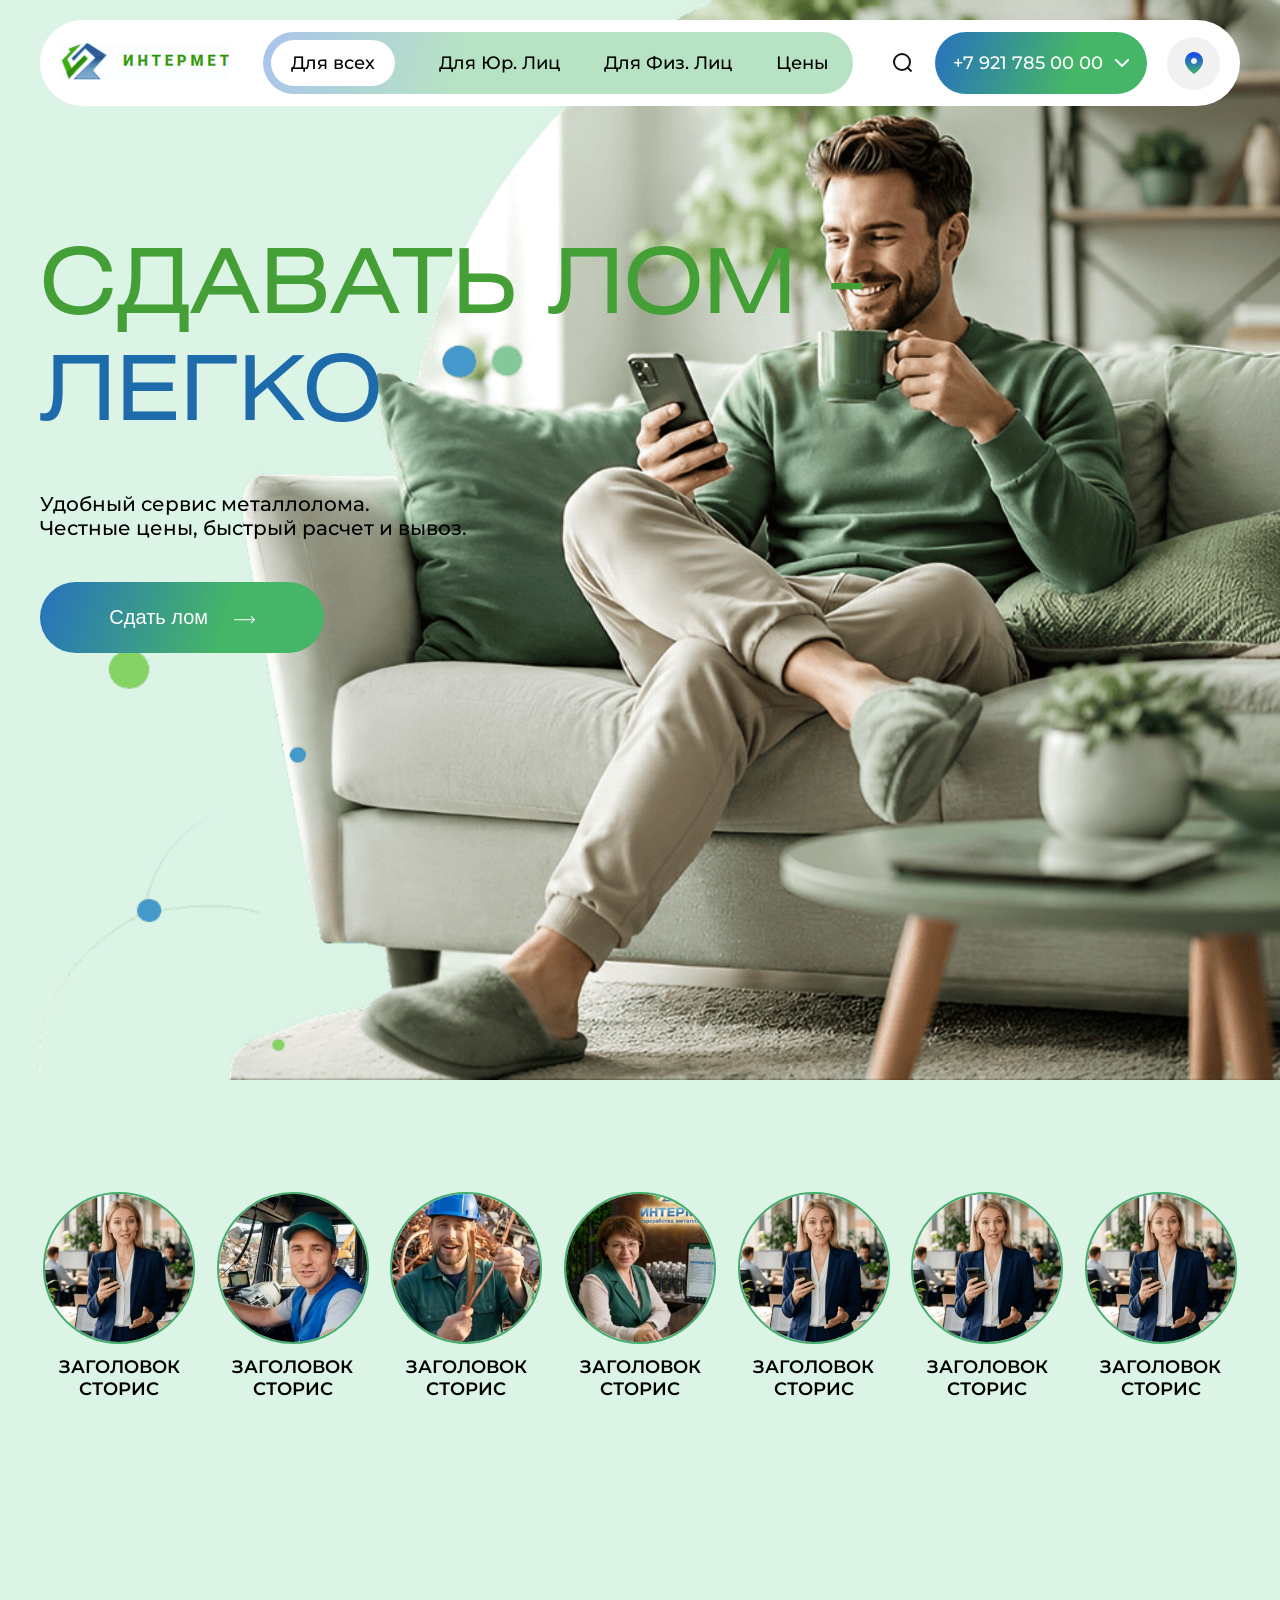
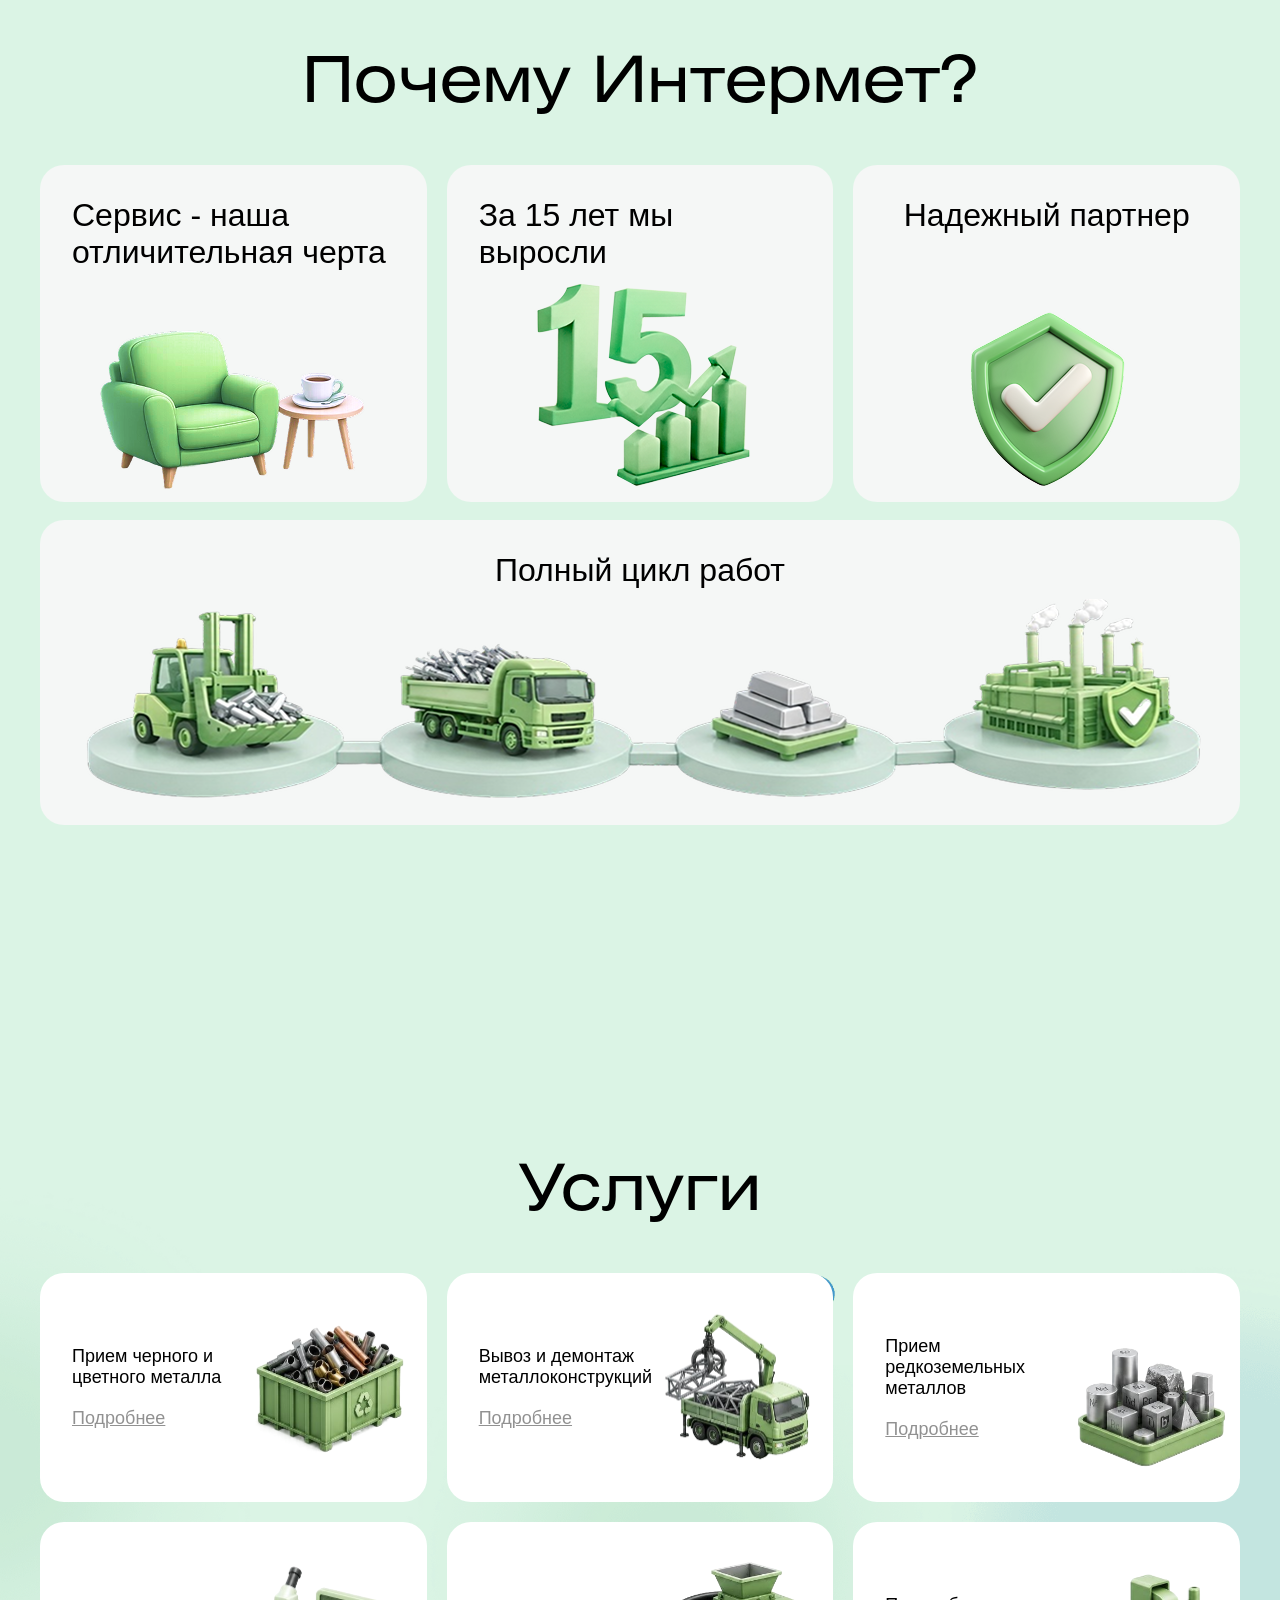
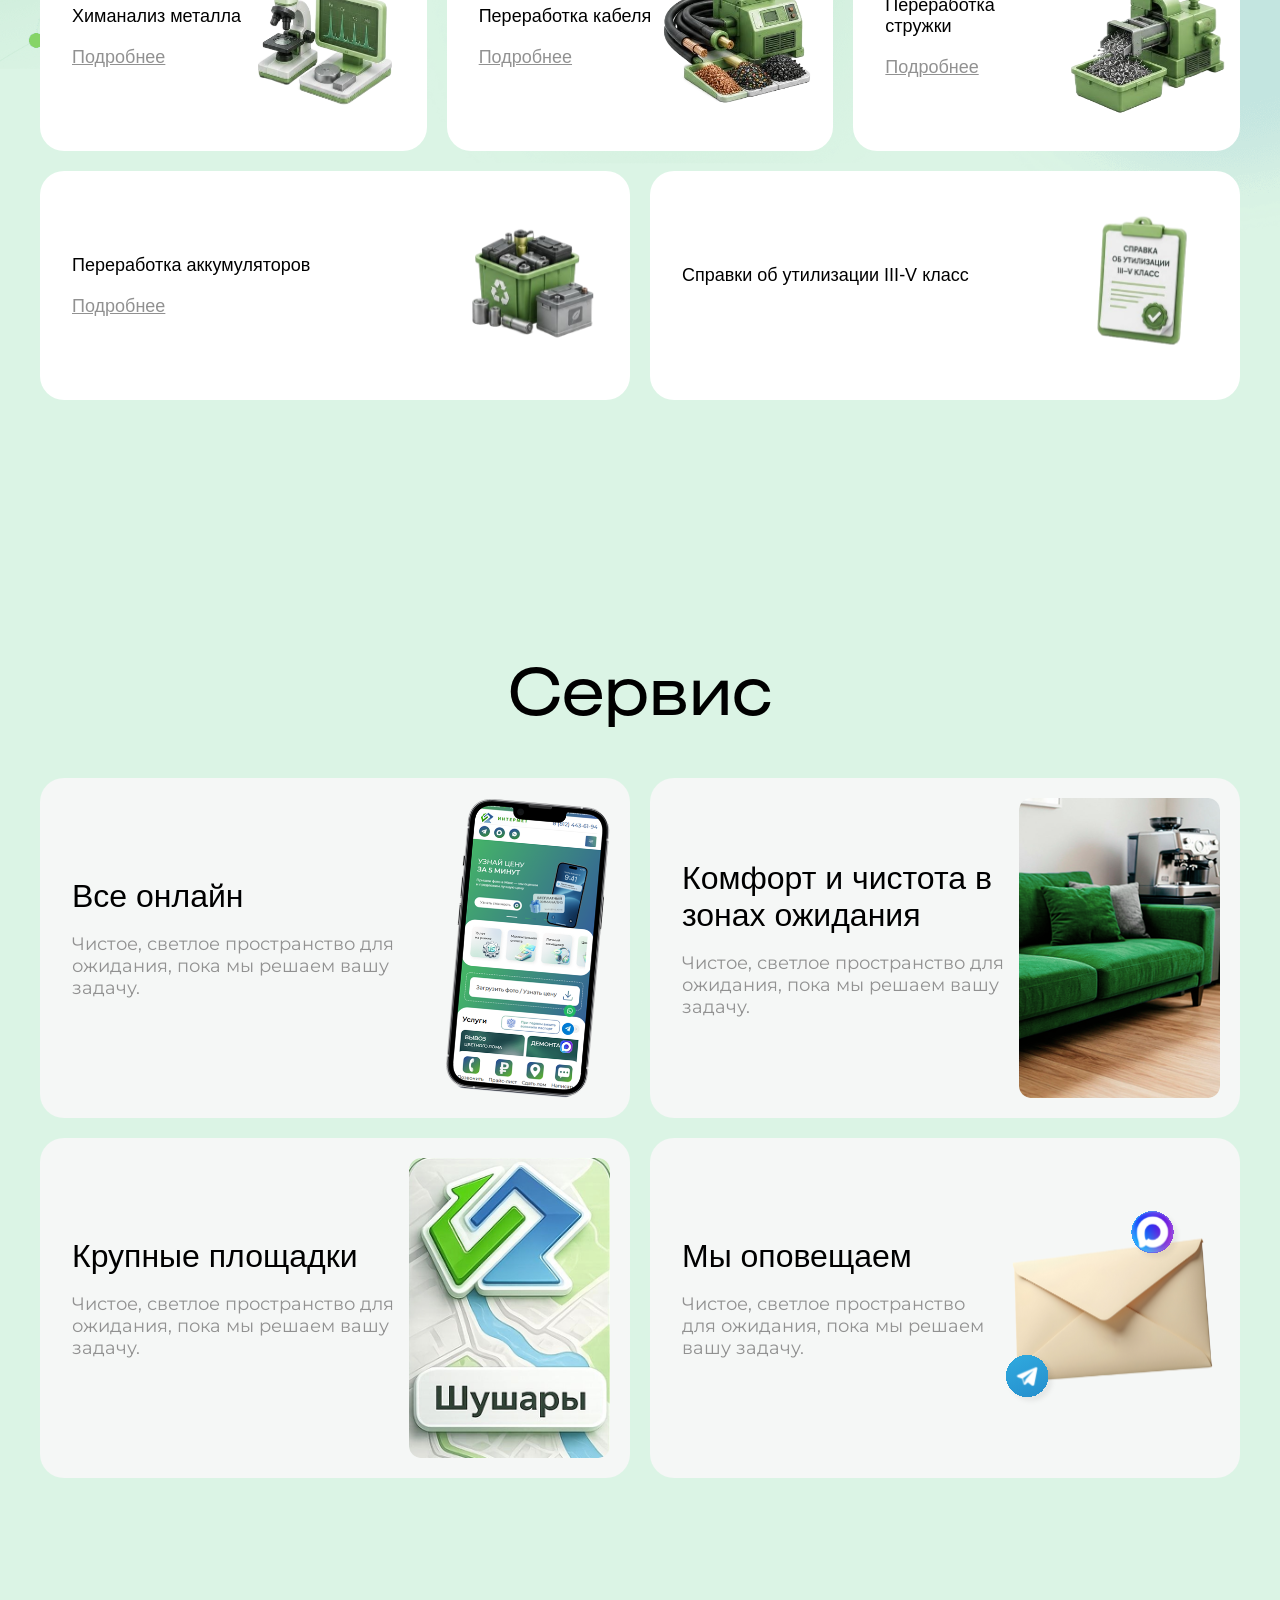
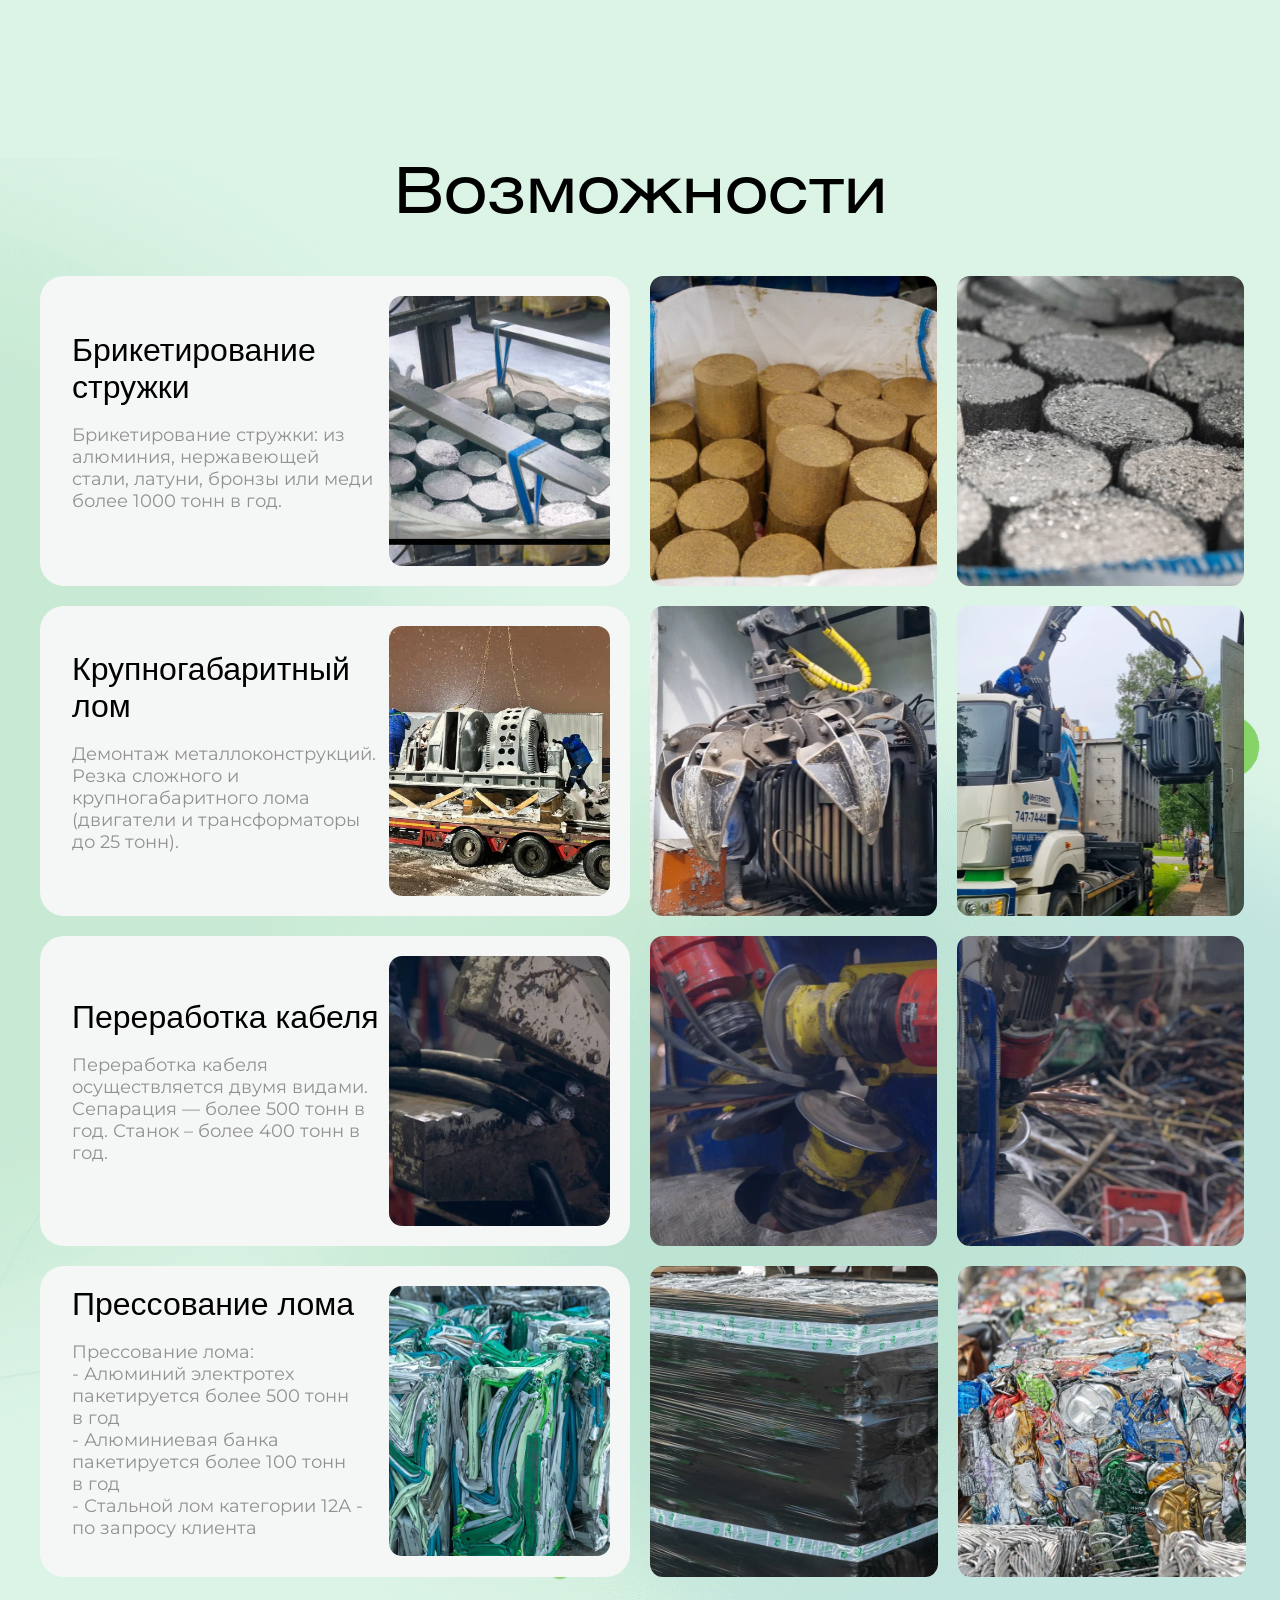
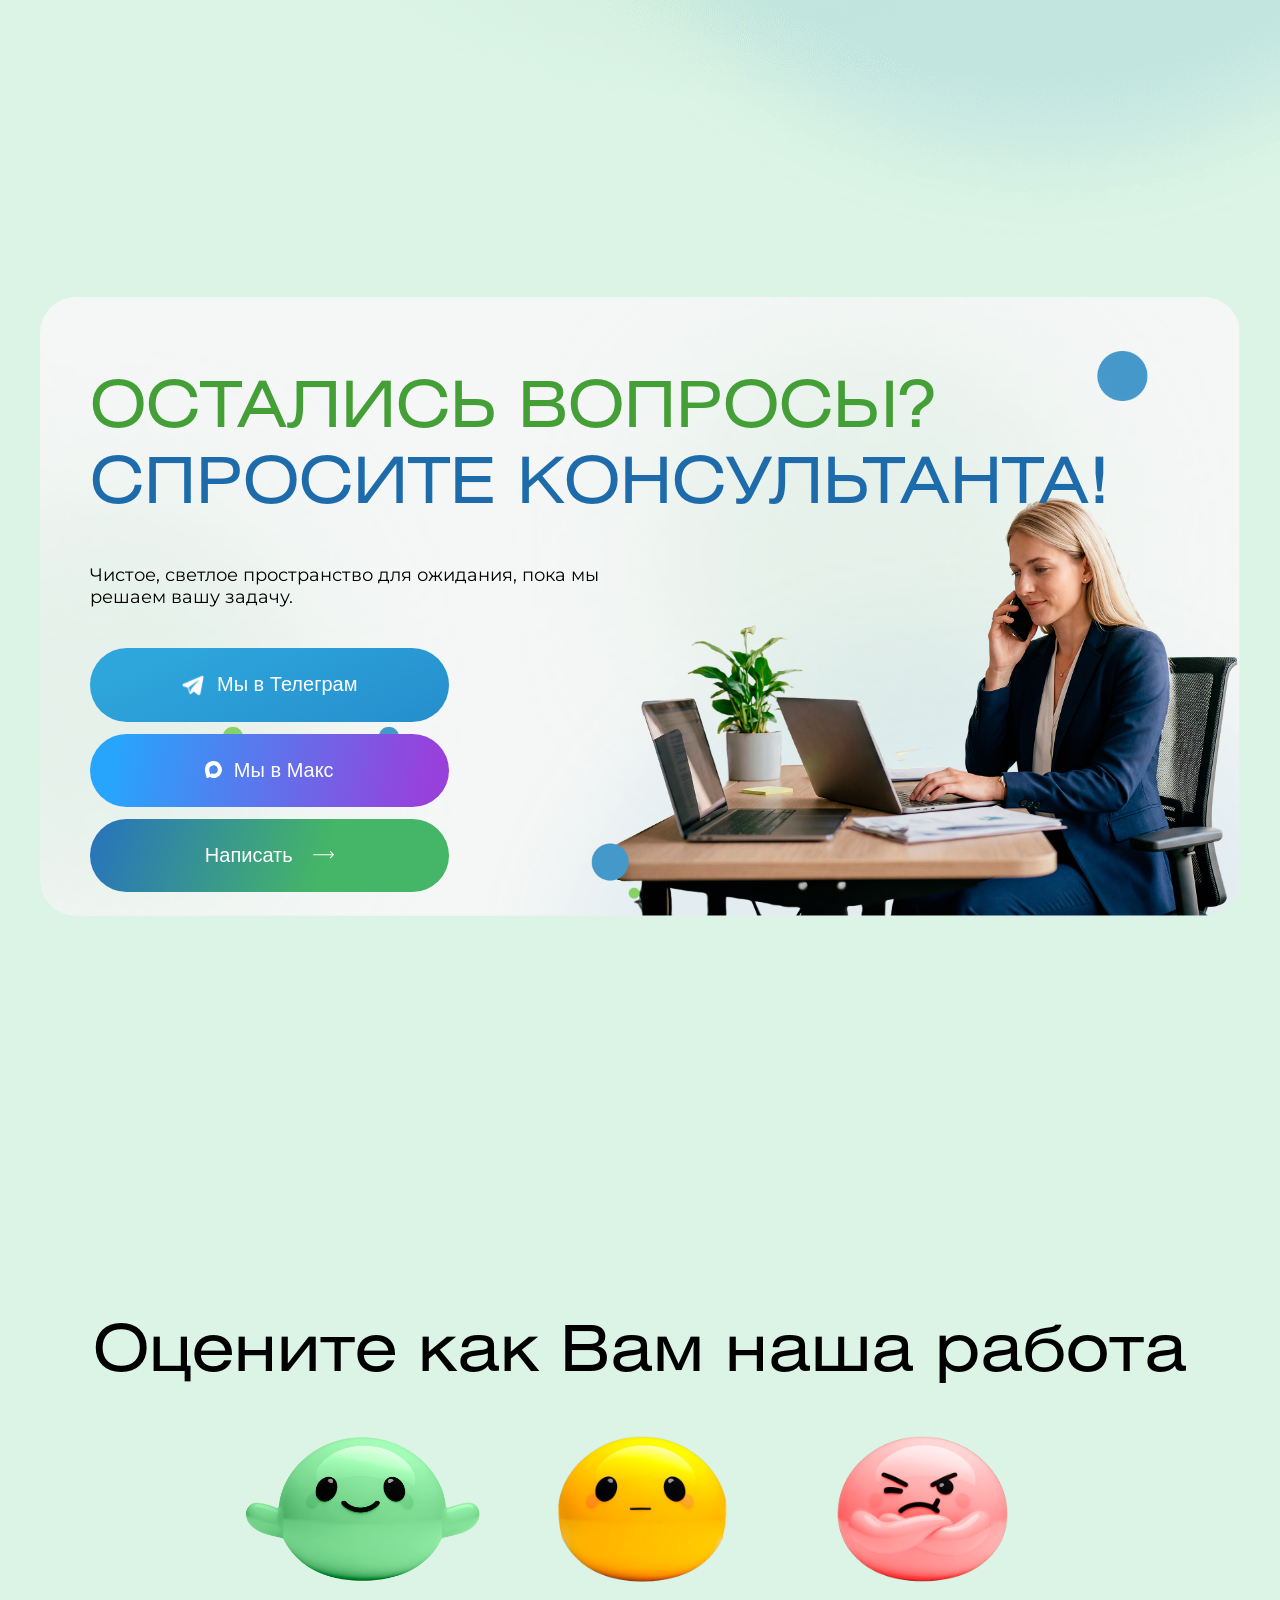
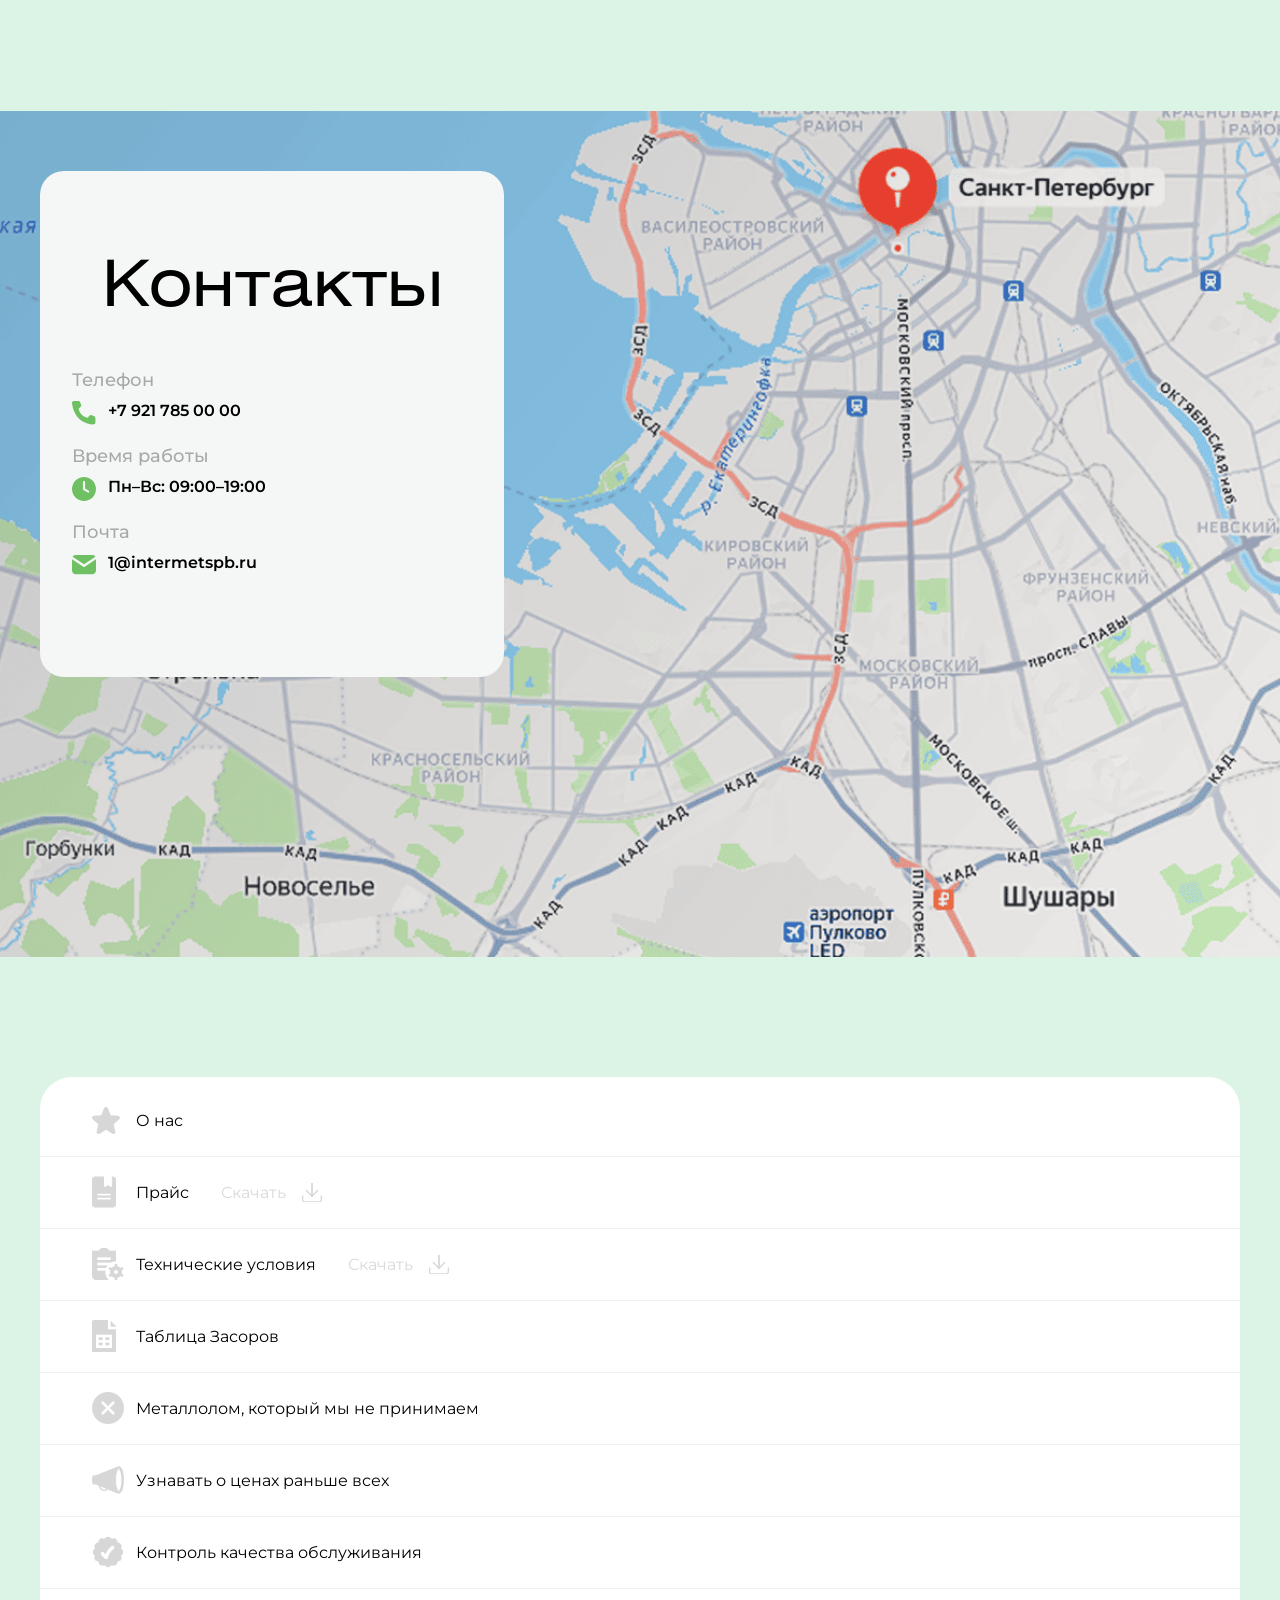
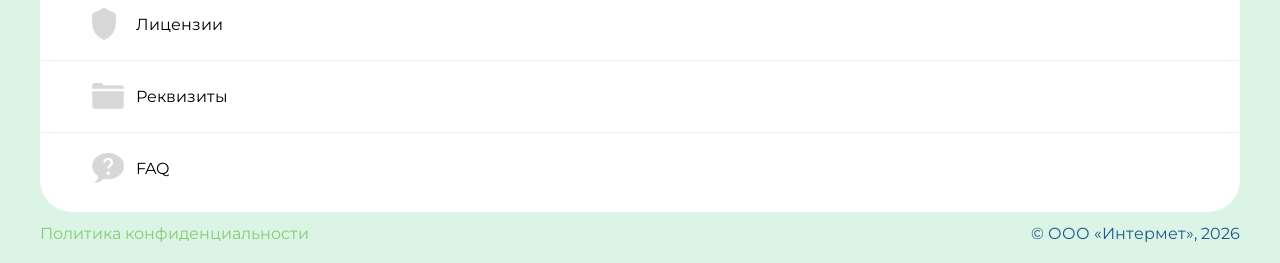
<file: index.html>
<!DOCTYPE html>
<html lang="ru">
<head>
    <meta charset="UTF-8">
    <meta name="viewport" content="width=device-width, initial-scale=1.0">
    <link rel="stylesheet" href="styles/style.css">
    <script defer src="js/main.js"></script>
    <script defer src="js/stories.js"></script>
    <title>Интермет</title>
</head>
<body>
    <div class="body-wrapper">
        <header class="header">
            <div class="img_block"></div>
            <div class="container top_container">
                <div class="navigation_block">
                    <a href="index.html" class="logo_link">
                        <img src="imgs/logo.png" alt="ИНТЕРМЕТ" class="logo">
                    </a>
                    <nav class="nav_menu">
                        <div class="bm_top-block">
                            <img src="imgs/logo.png" alt="ИНТЕРМЕТ" class="logo">
                            <button type="button" class="btn burger_close_btn"></button>
                        </div>
                        <ul class="menu">
                            <a href="index.html" class="menu_link">
                                <li class="menu_item menu_item_active">Для всех</li>
                            </a>
                            <a href="legal.html" class="menu_link">
                                <li class="menu_item">Для Юр. Лиц</li>
                            </a>
                            <a href="individual.html" class="menu_link">
                                <li class="menu_item">Для Физ. Лиц</li>
                            </a>
                            <a href="#" class="menu_link">
                                <li class="menu_item menu_item_last">Цены</li>
                            </a>
                            <a href="tel:+79217850000" class="phone_link bm_phone_link">+7 921 785 00 00</a>
                        </ul>
                    </nav>
                    <div class="nav_params">
                        <button class="btn search_btn" type="button"></button>
                        <div class="phone_block">
                            <a href="tel:+79217850000" class="phone_link">+7 921 785 00 00</a>
                            <img src="imgs/arrow_bottom.svg" alt="" class="phone_arrow_icon">
                        </div>
                        <button class="btn geo_btn" type="button"></button>
                        <button class="btn burger_btn" type="button"></button>
                    </div>
                </div>
                <div class="banner_block">
                    <div class="banner_text_block">
                        <h1 class="banner_title">сдавать лом&nbsp;- </br><span class="banner_title_word">легко</span></h1>
                        <span class="banner_text">Удобный сервис металлолома.</br>Честные цены, быстрый расчет и вывоз.</span>
                    </div>
                    <button class="btn banner_btn">Сдать лом
                        <img src="imgs/arrow_right.svg" alt="->" class="btn_arrow_icon">
                    </button>
                </div>
            </div>
        </header>
        <section class="stories_block">
            <div class="container">
                <div class="stories" id="storiesGrid">
                </div>
                <div class="popup-overlay" id="popupOverlay">
                    <div class="popup-content">
                        <button class="close-popup" id="closePopupBtn">✕</button>
                        <div class="story-counter" id="storyCounter">1 / 4</div>
                        <div class="video-wrapper" id="videoWrapper">
                            <div class="nav-arrows">
                                <button class="nav-arrow left" id="prevStory">‹</button>
                                <button class="nav-arrow right" id="nextStory">›</button>
                            </div>
                            <div class="center-play-btn" id="centerPlayBtn">▶</div>
                            <video id="storyVideo" playsinline preload="metadata"></video>
                            <div class="progress-container">
                                <div class="progress-bar" id="progressBar">
                                    <div class="progress-fill" id="progressFill"></div>
                                </div>
                            </div>
                        </div>
                    </div>
                </div>
            </div>
        </section>
        <main class="main">
            <section class="advantages main_advantages">
                <div class="container">
                    <h2 class="section_title">Почему Интермет?</h2>
                    <div class="advantages_list">
                        <div class="advantage">
                            <span class="advantage_text">Сервис - наша отличительная черта</span>
                            <img src="imgs/adv_1.png" alt="Сервис" class="advantage_img">
                        </div>
                        <div class="advantage advantage_2">
                            <span class="advantage_text">За 15 лет мы выросли</span>
                            <img src="imgs/adv_2.png" alt="Развитие" class="advantage_img">
                        </div>
                        <div class="advantage">
                            <span class="advantage_text">Надежный партнер</span>
                            <img src="imgs/adv_3.png" alt="Надежность" class="advantage_img advantage_img_shield">
                        </div>
                    </div>
                    <div class="advantage advantage_long">
                        <span class="advantage_text">Полный цикл работ</span>
                        <img src="imgs/adv_4.png" alt="Надежность" class="advantage_img advantage_img_long">
                    </div>
                </div>
            </section>
            <section class="services">
                <div class="container">
                    <h2 class="section_title">Услуги</h2>
                    <div class="services_list">
                        <div class="service">
                            <div class="service_text_block">
                                <span class="service_text">Прием черного и цветного металла</span>
                                <span class="service_more">Подробнее</span>
                                <p class="more_text">Быстро и качественно принимаем на площадках почти все виды металлов. В&nbsp;списке более 200 наименований.</p>
                            </div>
                            <img src="imgs/serv_1.svg" alt="Прием металла" class="service_img">
                        </div>
                        <div class="service service_2">
                            <div class="service_text_block">
                                <span class="service_text">Вывоз и демонтаж металлоконструкций</span>
                                <span class="service_more">Подробнее</span>
                                <p class="more_text">Крупный парк техники. У нас есть всё необходимое оборудование для демонтажа, вывоза и переработки металлолома.</p>
                            </div>
                            <img src="imgs/serv_2.svg" alt="Вывоз металла" class="service_img">
                        </div>
                        <div class="service">
                            <div class="service_text_block">
                                <span class="service_text">Прием редкоземельных металлов</span>
                                <span class="service_more">Подробнее</span>
                                <p class="more_text">Принимаем, в том числе, редкоземельные металлы (РЗМ), т.к. в наличии специальное оборудование для спектрального анализа.</p>
                            </div>
                            <img src="imgs/serv_3.svg" alt="Прием редкоземов" class="service_img">
                        </div>
                    </div>
                    <div class="services_list">
                        <div class="service">
                            <div class="service_text_block">
                                <span class="service_text">Химанализ металла</span>
                                <span class="service_more">Подробнее</span>
                                <p class="more_text">Бесплатно осуществляем спектральный анализ металлолома при сдаче металла на нашу площадку.</p>
                            </div>
                            <img src="imgs/serv_4.svg" alt="Химанализ металла" class="service_img">
                        </div>
                        <div class="service service_5">
                            <div class="service_text_block">
                                <span class="service_text">Переработка кабеля</span>
                                <span class="service_more">Подробнее</span>
                                <p class="more_text">Переработка кабеля осуществляется двумя видами: методом сепарации или разделывается на станках.</p>
                            </div>
                            <img src="imgs/serv_5.svg" alt="Переработка кабеля" class="service_img">
                        </div>
                        <div class="service">
                            <div class="service_text_block">
                                <span class="service_text">Переработка стружки</span>
                                <span class="service_more">Подробнее</span>
                                <p class="more_text">Качественные брикеты из стружки: алюминия, нержавеющей стали, латуни, бронзы или меди. Большие объёмы, индивидуальные условия.</p>
                            </div>
                            <img src="imgs/serv_6.svg" alt="Переработка стружки" class="service_img">
                        </div>
                    </div>
                    <div class="services_list services_bottom_list">
                        <div class="service bottom_service">
                            <div class="service_text_block">
                                <span class="service_text">Переработка аккумуляторов</span>
                                <span class="service_more">Подробнее</span>
                                <p class="more_text">Быстро разгружаем, оперативно производим взвешивание, разгрузку аккумуляторов: автомобильных, гелевых, щелочных, от погрузчиков, от ИБП, а также в стекле.</p>
                            </div>
                            <img src="imgs/serv_7.svg" alt="Переработка аккумуляторов" class="service_img">
                        </div>
                        <div class="service bottom_service service_8">
                            <div class="service_text_block">
                                <span class="service_text">Справки об утилизации III-V класс</span>
                                <!-- <span class="service_more">Подробнее</span> -->
                                <p class="more_text"></p>
                            </div>
                            <img src="imgs/serv_8.svg" alt="Справки об утилизации" class="service_img">
                        </div>
                    </div>
                </div>
            </section>
            <section class="supports">
                <div class="container">
                    <h2 class="section_title">Сервис</h2>
                    <div class="support_block">
                        <div class="support">
                            <div class="support_text_block">
                                <span class="support_title">Все онлайн</span>
                                <p class="support_text">Чистое, светлое пространство для ожидания, пока мы решаем вашу задачу.</p>
                            </div>
                            <img src="imgs/sup_1.png" alt="Телефон" class="support_img">
                        </div>
                        <div class="support">
                            <div class="support_text_block">
                                <span class="support_title">Комфорт и чистота в зонах ожидания</span>
                                <p class="support_text">Чистое, светлое пространство для ожидания, пока мы решаем вашу задачу.</p>
                            </div>
                            <img src="imgs/sup_2.svg" alt="Зона ожидания" class="support_img">
                        </div>
                    </div>
                    <div class="support_block">
                        <div class="support">
                            <div class="support_text_block">
                                <span class="support_title">Крупные площадки</span>
                                <p class="support_text">Чистое, светлое пространство для ожидания, пока мы решаем вашу задачу.</p>
                            </div>
                            <img src="imgs/sup_3.svg" alt="Площадки" class="support_img">
                        </div>
                        <div class="support">
                            <div class="support_text_block">
                                <span class="support_title">Мы оповещаем</span>
                                <p class="support_text">Чистое, светлое пространство для ожидания, пока мы решаем вашу задачу.</p>
                            </div>
                            <img src="imgs/sup_4.svg" alt="Оповещения" class="support_img">
                        </div>
                    </div>
                </div>
            </section>
            <div class="poss_cons_block">
                <section class="possibilities">
                    <div class="container">
                        <h2 class="section_title">Возможности</h2>
                        <div class="possibility_block">
                            <div class="possibility">
                                <div class="possibility_text_block">
                                    <span class="possibility_title">Брикетирование стружки</span>
                                    <p class="possibility_text">Брикетирование стружки: из алюминия, нержавеющей стали, латуни, бронзы или меди более 1000 тонн в год.</p>
                                </div>
                                <img src="imgs/pos_1.svg" alt="Брикетирование стружки" class="possibility_img">
                            </div>
                            <div class="possibility_imgs_block">
                                <img src="imgs/pos_1_2.svg" alt="Брикетирование стружки" class="possibility_next_img">
                                <img src="imgs/pos_1_3.svg" alt="Брикетирование стружки" class="possibility_next_img">
                            </div>
                        </div>
                        <div class="possibility_block">
                            <div class="possibility">
                                <div class="possibility_text_block">
                                    <span class="possibility_title">Крупногабаритный лом</span>
                                    <p class="possibility_text">Демонтаж металлоконструкций. Резка сложного и крупногабаритного лома (двигатели и трансформаторы до 25 тонн).</p>
                                </div>
                                <img src="imgs/pos_2.svg" alt="Крупногабаритный лом" class="possibility_img">
                            </div>
                            <div class="possibility_imgs_block">
                                <img src="imgs/pos_2_2.svg" alt="Крупногабаритный лом" class="possibility_next_img">
                                <img src="imgs/pos_2_3.svg" alt="Крупногабаритный лом" class="possibility_next_img">
                            </div>
                        </div>
                        <div class="possibility_block">
                            <div class="possibility">
                                <div class="possibility_text_block">
                                    <span class="possibility_title">Переработка кабеля</span>
                                    <p class="possibility_text">Переработка кабеля осуществляется двумя видами. Сепарация — более 500 тонн в год. Станок – более 400 тонн в год.</p>
                                </div>
                                <img src="imgs/pos_3.svg" alt="Переработка кабеля" class="possibility_img">
                            </div>
                            <div class="possibility_imgs_block">
                                <img src="imgs/pos_3_2.svg" alt="Переработка кабеля" class="possibility_next_img">
                                <img src="imgs/pos_3_3.svg" alt="Переработка кабеля" class="possibility_next_img">
                            </div>
                        </div>
                        <div class="possibility_block">
                            <div class="possibility">
                                <div class="possibility_text_block">
                                    <span class="possibility_title">Прессование лома</span>
                                    <p class="possibility_text">Прессование лома:</br>
                                        - Алюминий электротех пакетируется более 500 тонн в&nbsp;год</br>
                                        - Алюминиевая банка пакетируется более 100 тонн в&nbsp;год</br>
                                        - Стальной лом категории 12А - по запросу клиента
                                    </p>
                                </div>
                                <img src="imgs/pos_4.svg" alt="Прессование лома" class="possibility_img">
                            </div>
                            <div class="possibility_imgs_block">
                                <img src="imgs/pos_4_2.svg" alt="Прессование лома" class="possibility_next_img">
                                <img src="imgs/pos_4_3.svg" alt="Прессование лома" class="possibility_next_img">
                            </div>
                        </div>
                    </div>
                </section>
                <section class="consulting">
                    <div class="container">
                        <div class="consulting_block">
                            <h3 class="consulting_title">
                                Остались вопросы?
                                <span class="consulting_title_text">Спросите консультанта!</span>
                            </h3>
                            <div class="consulting_description">
                                <div class="consulting_main_block">
                                    <p class="consulting_text">Чистое, светлое пространство для ожидания, пока мы решаем вашу задачу.</p>
                                    <div class="consulting_btns_block">
                                        <a href="https://t.me/#" class="social_link">
                                            <button class="btn consult_btn tg_btn">
                                                <img src="imgs/telegram_icon.svg" alt="Telegram" class="btn_social_icon">
                                                Мы в Телеграм
                                            </button>
                                        </a>
                                        <a href="https://max.ru/#" class="social_link">
                                            <button class="btn consult_btn max_btn">
                                                <img src="imgs/max_icon.svg" alt="MAX" class="btn_social_icon">
                                                Мы в Макс
                                            </button>
                                        </a>
                                        <a href="#" class="social_link"></a>
                                            <button class="btn consult_btn write_btn">Написать
                                                <img src="imgs/arrow_right.svg" alt="->" class="btn_arrow_icon">
                                            </button>
                                        </a>
                                    </div>
                                </div>
                            </div>
                        </div>
                    </div>
                </section>
            </div>
            <section class="feedback">
                <div class="container">
                    <h2 class="section_title">Оцените как Вам наша работа</h2>
                    <div class="assessments_block">
                        <img src="imgs/good_icon.svg" alt="Отлично" class="assessment_img">
                        <img src="imgs/neutral_icon.svg" alt="Обычно" class="assessment_img">
                        <img src="imgs/bad_icon.svg" alt="Плохо" class="assessment_img">
                    </div>
                    <form action="" class="feedback_form">
                        <textarea maxlength="300" name="suggestions" id="suggestions" class="suggestions" placeholder="Ваши предложения"></textarea>
                        <span class="char_counter">0/300</span>
                        <div class="feedback_form_bottom">
                            <button class="btn send_btn">Отправить
                                <img src="imgs/arrow_right.svg" alt="->" class="btn_arrow_icon">
                            </button>
                            <span class="feedback_form_text">Ваша обратная связь помогает нам улучшать сервис</span>
                        </div>
                    </form>
                </div>
            </section>
            <section class="contacts">
                <div class="container contacts_container">
                    <div class="contacts_block">
                        <h2 class="section_title">Контакты</h2>
                        <div class="contacts_part">
                            <span class="contact_title">Телефон</span>
                            <div class="contact contact_phone">
                                <a href="tel:+79217850000" class="phone_contact">+7 921 785 00 00</a>
                            </div>
                        </div>
                        <div class="contacts_part">
                            <span class="contact_title">Время работы</span>
                            <div class="contact contact_timetable">
                                Пн–Вс: 09:00–19:00
                            </div>
                        </div>
                        <div class="contacts_part">
                            <span class="contact_title">Почта</span>
                            <div class="contact contact_mail">
                                <a href="mailto:1@intermetspb.ru" class="mail_contact">1@intermetspb.ru</a>
                            </div>
                        </div>
                    </div>
                </div>
            </section>
            <section class="bottom_menu">
                <div class="container">
                    <div class="bottom_menu_block">
                        <ul class="menu_list">
                            <li class="menu_list_item about_item">
                                <a href="#" class="menu_item_link">О нас</a>
                            </li>
                            <li class="menu_list_item price_item">
                                <a href="#" class="menu_item_link">Прайс</a>
                                <a href="#" class="menu_item_download">Скачать</a>
                            </li>
                            <li class="menu_list_item tech_item">
                                <a href="#" class="menu_item_link">Технические условия</a>
                                <a href="#" class="menu_item_download">Скачать</a>
                            </li>
                            <li class="menu_list_item table_item">
                                <a href="#" class="menu_item_link">Таблица Засоров</a>
                            </li>
                            <li class="menu_list_item no-metall_item">
                                <a href="#" class="menu_item_link">Металлолом, который мы&nbsp;не&nbsp;принимаем</a>
                            </li>
                            <li class="menu_list_item subscribe_item">
                                <a href="#" class="menu_item_link">Узнавать о ценах раньше всех</a>
                            </li>
                            <li class="menu_list_item control_item">
                                <a href="#" class="menu_item_link">Контроль качества обслуживания</a>
                            </li>
                            <li class="menu_list_item license_item">
                                <a href="#" class="menu_item_link">Лицензии</a>
                            </li>
                            <li class="menu_list_item details_item">
                                <a href="#" class="menu_item_link">Реквизиты</a>
                            </li>
                            <li class="menu_list_item faq_item">
                                <a href="#" class="menu_item_link">FAQ</a>
                            </li>
                        </ul>
                    </div>
                </div>
            </section>
        </main>
        <footer class="footer">
            <div class="container">
                    <div class="footer_data">
                    <a href="#" class="conf_policy_link">Политика конфиденциальности</a>
                <span class="copyright_text">© ООО «Интермет», <script>document.write(new Date().getFullYear());</script></span>
                </div>
            </div>
        </footer>
    </div>
</body>
</html>
</file>
<file: styles/style.css>
@import url('https://fonts.googleapis.com/css2?family=Montserrat:ital,wght@0,100..900;1,100..900&display=swap');

@font-face {
    font-family: 'HeliosExtC';
    src: url('../fonts/heliosextc.otf');
}

body {
    margin: 0;
    padding: 0;
    background-color: #DBF4E5;
    font-family: "Montserrat", sans-serif;
}

a {
    text-decoration: none;
    color: #000;
}

.header {
    margin-bottom: 32px;
    height: 100vh;
    padding-bottom: 180px;
}

.img_block {
    position: absolute;
    height: 100vh;
    width: 100%;
    background-position: right center;
    background-image: url('../imgs/banner_img.png');
    background-repeat: no-repeat;
    background-size: cover;
    z-index: -1;
    padding-bottom: 180px;
}

.container {
    max-width: 1200px;
    margin: 0 auto;
}

.top_container {
    padding-top: 20px;
    padding-left: 20px;
    padding-right: 20px;
}

.navigation_block {
    display: flex;
    align-items: center;
    justify-content: space-between;
    background-color: #FFF;
    padding: 12px 20px;
    border-radius: 100px;
}

.logo_link {
    margin-right: 15px;
}

.logo {
    width: 169px;
    height: 37px;
}

.burger_btn,
.bm_phone_link {
    display: none;
}

.bm_top-block {
    display: none;
}

.menu {
    display: flex;
    align-items: center;
    background: linear-gradient(107.52deg, rgba(19, 69, 249, 0.39) -14.64%, rgba(69, 181, 103, 0.39) 33.97%);
    border-radius: 100px;
    padding: 8px;
    margin: 0;
    font-weight: 500;
    font-size: 18px;
}

.menu_link:nth-child(n+2) {
    margin-left: 44px;
}

.menu_item {
    list-style-type: none;
    white-space: nowrap; 
}

.menu_item_active {
    background-color: #FFF;
    padding: 12px 20px;
    border-radius: 100px;
}

.menu_item_last {
    padding-right: 16px;
}

.btn {
    cursor: pointer;
    border-radius: 100px;
    border: none;
}

.nav_params {
    display: flex;
    justify-content: space-between;
    align-items: center;
}

.phone_block,
.geo_btn,
.burger_btn,
.search_btn {
    margin-left: 20px;
}

.search_btn {
    width: 24px;
    height: 24px;
    background-image: url('../imgs/search_icon.svg');
    background-repeat: no-repeat;
    background-position: center center;
    background-color: transparent;
}

.phone_link {
    color: #FFF;
    font-size: 18px;
    font-weight: 500;
}

.phone_block {
    background: linear-gradient(108.47deg, #1345F9 -43.25%, #45B567 64.62%);
    color: #FFF;
    border-radius: 100px;
    padding: 20px 18px;
    cursor: pointer;
}

.phone_arrow_icon {
    margin-left: 8px;
    padding-bottom: 2px;
}

.geo_btn {
    width: 53px;
    height: 53px;
    background-image: url('../imgs/geo_icon.svg');
    background-repeat: no-repeat;
    background-position: center center;
    background-color: #F1F1F1;
}

.banner_title {
    font-size: 90px;
    color: #449F36;
    text-transform: uppercase;
    font-weight: 400;
    font-family: "HeliosExtC", sans-serif;
    margin-top: 130px;
    margin-bottom: 42px;
}

.banner_title_word {
    color: #1E6BAC;
}

.banner_text {
    font-size: 20px;
    font-weight: 500;
}

.banner_btn {
    background: linear-gradient(108.47deg, #1345F9 -43.25%, #45B567 64.62%);
    font-weight: 500;
    font-size: 20px;
    color: #FFF;
    padding: 24px;
    width: 284px;
    margin-top: 42px;
}

/* .banner_btn:hover {
    background: linear-gradient(100.93deg, #45B567 37.41%, #1345F9 113.93%);
} */

.btn_arrow_icon {
    margin-left: 20px;
}

.stories_block {
    margin-bottom: 237px;
    padding-left: 20px;
    padding-right: 20px;
    padding-top: 80px;
}

.stories {
    display: flex;
    justify-content: space-between;
    align-items: center;
}

.story {
    display: flex;
    flex-direction: column;
    justify-content: center;
    align-items: center;
    cursor: pointer;
}

.story-item:nth-child(n+2) {
    margin-left: 15px;
}

.story_view {
    border: 2px solid #43AE6C;
    width: 148px;
    height: 148px;
    border-radius: 100px;
    margin-bottom: 12px;
}

.story_img {
    width: 148px;
    height: 148px;
    object-fit: cover;
    border-radius: 100px;
}

.story_text {
    font-size: 18px;
    font-weight: 600;
    text-transform: uppercase;
    text-align: center;
}

.advantages {
    margin-bottom: 330px;
    padding-left: 20px;
    padding-right: 20px;
    padding-top: 100px;
}

.main_advantages {
    padding-top: 10px;
}

.section_title {
    text-align: center;
    font-size: 64px;
    font-weight: 400;
    font-family: "HeliosExtC", sans-serif;
    margin-top: 0;
    margin-bottom: 42px;
}

.advantages_list {
    display: flex;
    justify-content: space-between;
    margin-bottom: 18px;
}

.advantage {
    display: flex;
    flex-direction: column;
    align-items: center;
    justify-content: space-between;
    background-color: #F5F7F6;
    border-radius: 24px;
    padding: 32px 32px 10px 32px;
    width: calc(33.33% - 40px);
}

.advantage_2 {
    margin-left: 20px;
    margin-right: 20px;
}

.advantage_long {
    width: 100%;
    box-sizing: border-box;
}

.advantage_text {
    font-size: 32px;
    font-weight: 500;
    margin-bottom: 10px;
    font-family: 'Roboto', sans-serif;
}

.services {
    height: auto;
    background-position: center center;
    background-image: url('../imgs/services_background.png');
    background-repeat: no-repeat;
    background-size: cover;
    margin-bottom: 260px;
    padding-left: 20px;
    padding-right: 20px;
}

.services_list {
    display: flex;
    justify-content: space-between;
    margin-bottom: 20px;
}

.service {
    display: flex;
    align-items: center;
    justify-content: space-between;
    background-color: #FFF;
    border-radius: 24px;
    width: calc(33.33% - 10px);
    padding: 32px 10px 32px 32px;
    box-sizing: border-box;
}

.service_active {
    background: linear-gradient(108.47deg, #1345F9 -43.25%, #45B567 64.62%);
    color: #fff;
}

.service_2, .service_5 {
    margin-left: 20px;
    margin-right: 20px;
}

.bottom_service {
    width: calc(50% - 10px);
}

.service_8 {
    margin-left: 20px;
}

.service_text_block {
    margin-right: 5px;
}

.service_text {
    display: block;
    font-size: 18px;
    font-weight: 500;
    font-family: 'Roboto', sans-serif;
    margin-bottom: 20px;
}

.service_more {
    color:#919191;
    text-decoration: underline;
    cursor: pointer;
    font-size: 18px;
    font-family: 'Roboto', sans-serif;
}

.service_img {
    width: 165px;
    height: 165px;
}

.more_text {
    display: none;
}

.service_img_small {
    width: 80px;
    height: 80px;
    border-radius: 100%;
    background: #FFF;
    margin-left: 10px;
}

.supports {
    margin-bottom: 280px;
    padding-left: 20px;
    padding-right: 20px;
}

.support_block {
    display: flex;
    justify-content: space-between;
    margin-bottom: 20px;
}

.support {
    display: flex;
    justify-content: space-between;
    align-items: center;
    background-color: #F5F7F6;
    padding: 20px 20px 20px 32px;
    width: calc(50% - 20px);
    border-radius: 24px;
}

.support:nth-child(n+2) {
    margin-left: 20px;
}

.support_title,
.possibility_title {
    font-size: 32px;
    font-weight: 500;
    font-family: 'Roboto', sans-serif;
}

.support_text,
.possibility_text {
    color: #919191;
    font-size: 18px;
}

.support_img {
    width: 40%;
    margin-left: 10px;
    max-height: 300px;
}

.poss_cons_block {
    background-position: center center;
    background-image: url('../imgs/possibilities_background.png');
    background-repeat: no-repeat;
    background-size: cover;
}

.possibilities {
    margin-bottom: 320px;
    padding-left: 20px;
    padding-right: 20px;
}

.possibility_block {
    display: flex;
    justify-content: space-between;
    margin-bottom: 20px;
}

.possibility {
    display: flex;
    justify-content: space-between;
    align-items: center;
    background-color: #F5F7F6;
    padding: 20px 20px 20px 32px;
    border-radius: 24px;
}

.possibility_img {
    margin-left: 10px;
}

.possibility_imgs_block {
    display: flex;
}

.possibility_next_img {
    margin-left: 20px;
}

.consulting {
    margin-bottom: 400px;
    padding-left: 20px;
    padding-right: 20px;
}

.consulting_block {
    background-position: right bottom;
    background-image: url('../imgs/consulting_background_img.png');
    background-repeat: no-repeat;
    background-size: cover;
    padding: 75px 0 0 50px;
    border-radius: 36px;
}

.consulting_title {
    font-family: "HeliosExtC", sans-serif;
    text-transform: uppercase;
    color:#449F36;
    font-size: 64px;
    margin-top: 0;
    margin-bottom: 40px;
    font-weight: 400;
}

.consulting_title_text {
    color: #1E6BAC;
}

.consulting_description {
    display: flex;
}

.consulting_text {
    width: 80%;
    margin-bottom: 40px;
    margin-top: 0;
    font-size: 18px;
}

.consulting_btns_block {
    display: flex;
    flex-direction: column;
    margin-bottom: 12px;
}

.social_link {
    width: 50%;
}

.consult_btn {
    color: #FFF;
    font-weight: 500;
    font-size: 20px;
    padding: 25px;
    margin-bottom: 12px;
    width: 100%;
    display: flex;
    align-items: center;
    justify-content: center;
}

.btn_social_icon {
    margin-right: 12px;
}

.tg_btn {
    background: linear-gradient(156.6deg, #2EA6DC 15.71%, #2182C5 141.29%);
}

.max_btn {
    background: linear-gradient(100.93deg, #27A5FC 7.41%, #9840DB 93.93%);
}

.write_btn,
.send_btn {
    background: linear-gradient(108.47deg, #1345F9 -43.25%, #45B567 64.62%);
}

.write_btn {
    width: 50%;
}

.consulting_img {
    max-width: 50%;
}

.feedback {
    margin-bottom: 120px;
    padding-left: 20px;
    padding-right: 20px;
}

.assessments_block {
    display: flex;
    justify-content: center;
    margin-bottom: 20px;
}

.assessment_img {
    cursor: pointer;
}

.assessment_img_passive {
    opacity: 0.4;
}

.feedback_form {
    max-width: 840px;
    margin: 0 auto;
    position: relative;
    display: none;
}

.invisible {
    display: none;
}

.visible {
    display: block;
}

.suggestions {
    width: 100%;
    background: #F5F7F6;
    color: #919191;
    border-radius: 24px;
    border: none;
    padding: 20px;
    resize: none;
    margin-bottom: 20px;
    box-sizing: border-box;
    min-height: 250px;
    font-size: 18px;
    font-weight: 400;
}

.feedback_form_bottom {
    display: flex;
    justify-content: space-between;
}

.send_btn {
    color:#FFF;
    padding: 20px 32px;
    font-size: 20px;
    font-weight: 500;
}

.feedback_form_text {
    font-size: 18px;
    width: 35%;
    text-align: right;
}

.char_counter {
    color: #919191;
    font-size: 18px;
    position: absolute;
    top: 210px;
    right: 25px;
}

.contacts {
    background-position: center center;
    background-image: url('../imgs/spb_map.png');
    background-repeat: no-repeat;
    background-size: cover;
    padding-top: 60px;
    height: 786px;
    margin-bottom: 120px;
    padding-left: 20px;
    padding-right: 20px;
}

.contacts_block {
    width: 400px;
    background-color: #F5F7F6;
    padding: 80px 32px;
    border-radius: 24px;
}

.contacts_part {
    margin-bottom: 20px;
}

.contact_title {
    display: block;
    font-size: 18px;
    font-weight: 500;
    color:#A8A8A8;
    margin-bottom: 10px;
}

.contact {
    font-weight: 600;
    padding-left: 36px;
    background-repeat: no-repeat;
    background-size: 24px 24px;
    height: 24px;
}

.contact_phone {
    background-image: url('../imgs/phone_icon.svg');
}

.contact_timetable {
    background-image: url('../imgs/watch_icon.svg');
}

.contact_mail {
    background-image: url('../imgs/mail_icon.svg');
}

.bottom_menu {
    margin-bottom: 12px;
    padding-left: 20px;
    padding-right: 20px;
}

.bottom_menu_block {
    padding: 32px 0 16px;
    border-radius: 32px;
    position: relative;
    z-index: 1;
    background-color: #fff;
    margin-top: 0;
    padding-top: 8px;
    padding-bottom: 8px;
}

.menu_list {
    padding: 0;
    margin: 0;
}

.menu_list_item {
    list-style-type: none;
    padding: 26px 96px;
    border-bottom: 1px solid #F1F1F1;
    background-repeat: no-repeat;
    background-position: left 52px center;
    display: flex;
}

.menu_item_link {
    color: #000;
    text-decoration: none;
    margin-right: 32px;
}

.about_item {
    background-image: url('../imgs/menu_about.svg');
}

.price_item {
    background-image: url('../imgs/menu_price.svg');
}

.menu_item_download {
    color: #D9D9D9;
    background-image: url('../imgs/download_icon.svg');
    background-repeat: no-repeat;
    background-position: right center;
    text-decoration: none;
    padding-right: 36px;
}

.tech_item {
    background-image: url('../imgs/menu_tech.svg');
}

.table_item {
    background-image: url('../imgs/menu_table.svg');
}

.no-metall_item {
    background-image: url('../imgs/menu_no-metall.svg');
}

.subscribe_item {
    background-image: url('../imgs/menu_subscribe.svg');
}

.control_item {
    background-image: url('../imgs/menu_control.svg');
}

.license_item {
    background-image: url('../imgs/menu_license.svg');
}

.details_item {
    background-image: url('../imgs/menu_details.svg');
}

.faq_item {
    background-image: url('../imgs/menu_faq.svg');
    border-bottom: none;
}

.footer {
    padding-bottom: 20px;
    padding-left: 20px;
    padding-right: 20px;
}

.footer_data {
    display: flex;
    justify-content: space-between;
}

.conf_policy_link {
    text-decoration: none;
    color: #84CE73;
    margin-right: 10px;
}

.copyright_text {
    color: #1C598C;
}

@media (max-width: 1200px){

    .menu {
        overflow: scroll;
    }

    .logo_link,
    .phone_block,
    .nav_params {
        flex-shrink: 0;
    }

    .nav_menu {
        flex: 1 1 auto;
        min-width: 0;
        overflow: hidden;
    }

    .menu::-webkit-scrollbar {
        width: 0;
        height: 0;
    }

    .menu_link:nth-child(n+2) {
        margin-left: 30px;
    }

    .phone_block,
    .geo_btn,
    .search_btn {
        margin-left: 12px;
    }

    .phone_block {
        padding: 20px 12px;
    }

    .geo_btn {
        width: 45px;
        height: 45px;
    }

    .banner_title {
        font-size: 60px;
        margin-top: 70px;
        margin-bottom: 15px;
    }

    .banner_text {
        display: block;
        width: 46%;
    }

    .stories_block,
    .advantages,
    .services,
    .supports,
    .possibilities,
    .consulting {
        margin-bottom: 200px;
    }

    .stories {
        overflow: scroll;
    }

    .stories::-webkit-scrollbar {
        width: 0;
        height: 0;
    }

    .story_view,
    .story_img {
        width: 125px;
        height: 125px;
    }

    .section_title {
        font-size: 54px;
    }

    .advantage_text {
        font-size: 24px;
        text-align: center;
    }

    .advantage_img {
        width: 160px;
        height: 130px;
    }

    .advantage_img_shield {
        width: 140px;
        height: 150px;
    }

    .advantage_img_long {
        width: 100%;
        height: 150px;
    }

    .service {
        flex-direction: column;
        align-items: flex-start;
    }

    .support_title, 
    .possibility_title {
        font-size: 24px;
    }

    .support_text, 
    .possibility_text {
        font-size: 16px;
    }

    .support_img {
        width: 35%;
    }

    .possibility {
        width: calc(70% - 40px);
    }

    .possibility_text_block {
        width: 50%;
    }

    .possibility_img {
        width: 35%;
    }

    .possibility_next_img {
        width: 45%;
    }

    .consulting_description {
        align-items: end;
    }

    .consulting_title {
        font-size: 44px;
        margin-bottom: 20px;
    }

    .consulting_text {
        font-size: 16px;
    }

    .consult_btn {
        padding: 22px;
    }

    .consult_img {
        max-width: 45%;
        height: 240px;
    }

    .assessment_img {
        width: calc(33.33% - 20px);
    }

    .contacts_block {
        padding: 40px 20px;
    }
}

@media (max-width: 930px) {
        
    .img_block {
        background-position: right -140px center;
    }
}

@media (max-width: 865px) {

    .body-wrapper {
        overflow: hidden;
        width: 100%;
        position: relative;  
    }

    .burger_btn,
    .bm_top-block {
        display: block;
    }

    .geo_btn,
    .burger_btn {
        width: 48px;
        height: 48px;
    }

    .burger_btn {
        background-image: url("../imgs/burger_button.svg");
        background-repeat: no-repeat;
        background-position: center center;
        background-size: cover;
    }

    .bm_top-block {
        background-color: #fff;
        padding: 20px 15px;
        border-radius: 16px;
        margin-bottom: 50px;
        display: flex;
        justify-content: space-between;
        align-items: center;
    }

    .burger_close_btn {
        background-image: url("../imgs/close_menu.png");
        background-repeat: no-repeat;
        background-color: transparent;
        width: 32px;
        height: 32px;
        margin-top: 5px;
    }

    .nav_menu {
        position: absolute;
        right: -50%;
        top: 0;
        width: 50%;
        background: linear-gradient(107.52deg, rgba(19, 69, 249, 1.0) -35.64%, rgba(69, 181, 103, 1.0) 49.97%);
        visibility: hidden;
        padding-bottom: 100px;
        transition: transform .5s, visibility .5s;
        border-radius: 24px;
        text-align: center;
    }

    .bm_phone_link {
        display: block;
        background-color: #FFF;
        color:#1C598C;
        padding: 10px;
        border-radius: 24px;
    }

    .menu {
        flex-direction: column;
        align-items: center;
        justify-content: center;
        padding-left: 0;
        margin: 0;
    }

    .menu_item {
        padding: 20px;
        font-size: 22px;
        font-weight: 600;
        color: #FFF;
        margin-bottom: 15px;
    }

    .menu_item_active {
        background-color: #DBF4E5;
        color: #1C598C;
    }

    .menu_link:nth-child(n+2) {
        margin-left: 0;
    }

    .navigation_block.open .burger_btn {
        opacity: 0;
        transition: opacity 0.5s;
    }

    .navigation_block.open .nav_menu {
        transform: translateX(-100%);
        visibility: visible;
    }

}

@media (max-width: 768px) {

    .header {
        margin-bottom: 40px;
    }

    .img_block, .header {
        height: 80vh;
        padding-bottom: 250px;
    }

    .phone_block, .geo_btn, .burger_btn,
    .search_btn {
        margin-left: 12px;
    }

    .phone_block {
        padding: 10px;
    }

    .phone_link {
        font-size: 16px;
    }

    .geo_btn,
    .burger_btn {
        width: 40px;
        height: 40px;
    }

    .banner_title {
        font-size: 42px;
    }

    .banner_text {
        font-size: 18px;
    }

    .banner_btn {
        width: 240px;
        padding: 20px;
        margin-top: 45px;
    }

    .story_view,
    .story_img {
        width: 110px;
        height: 110px;
    }

    .story_text {
        font-size: 16px;
    }

    .section_title {
        font-size: 44px;
    }

    .advantages_list {
        flex-direction: column;
        margin-bottom: 0;
    }

    .advantage {
        width: 100%;
        flex-direction: row;
        box-sizing: border-box;
        margin-bottom: 15px;
    }

    .advantage_2 {
        margin-left: 0;
        margin-right: 0;
    }

    .advantage_text {
        text-align: left !important;
    }

    .advantage_long {
        flex-direction: column;
    }

    .advantage_img_long {
        height: auto;
    }

    .services_list {
        flex-direction: column;
        margin-bottom: 0;
    }

    .service {
        width: 100%;
        margin-bottom: 15px;
        flex-direction: row;
        align-items: center;
        height: 170px;
    }

    .service_2,
    .service_5,
    .service_8 {
        margin-left: 0;
        margin-right: 0;
    }

    .service_text {
        font-size: 22px;
    }

    .support_block {
        flex-direction: column;
        margin-bottom: 0;
    }

    .support {
        width: 100%;
        height: 180px;
        box-sizing: border-box;
        margin-bottom: 15px;
    }

    .support_img {
        max-width: 115px;
        max-height: 160px;
        margin-left: 10px;
    }

    .support:nth-child(n+2) {
        margin-left: 0;
    }

    .possibility_block {
        display: block;
    }

    .possibility {
        width: 100%;
        box-sizing: border-box;
        margin-bottom: 20px;
        height: 200px;
    }

    .possibility_text_block {
        width: 80%;
    }

    .possibility_img {
        max-height: 170px;
        max-width: 150px;
        margin-left: 10px;
    }

    .possibility_imgs_block {
        justify-content: space-around;
    }

    .possibility_next_img {
        margin-left: 0;

    }

    .consulting_block {
        padding: 45px 0 0 30px;
    }

    .consulting_title {
        font-size: 32px;
    }

    .consulting_text {
        font-size: 15px;
        width: 50%;
    }

    .consult_btn {
        padding: 18px 20px;
    }

    .social_link,
    .write_btn {
        width: 45%;
    }

    .feedback_form_text {
        font-size: 16px;
    }

    .contacts_container {
        display: flex;
        justify-content: center;
    }

}

@media (max-width: 600px) {

    .phone_block {
        display: none;
    }

    .nav_menu {
        right: -70%;
        width: 70%;
    }

    .header,
    .img_block {
        height: 60vh;
        padding-bottom: 250px;
    }

    .banner_title {
        font-size: 32px;
        margin-top: 55px;
    }

    .banner_text {
        font-size: 14px;
    }

    .banner_btn {
        width: 200px;
        padding: 18px;
    }

    .consulting_block {
        padding: 30px 20px;
        box-sizing: border-box;
    }

    .consulting_title {
        font-size: 28px;
    }

    .consulting_text {
        font-size: 14px;
    }

    .social_link,
    .consult_btn {
        width: 100%;
        font-size: 16px;
    }

    .consult_btn {
        padding: 15px;
    }

    .menu_list_item {
        justify-content: space-between;
        padding: 20px 36px 20px 96px;
    }

    .menu_item_download {
        display: flex;
        align-items: center;
    }

}

@media (max-width: 480px) {

    .logo {
        width: 130px;
        height: 30px;
    }

    .geo_btn, .burger_btn, .search_btn {
        width: 24px;
        height: 24px;
        margin-left: 8px;
    }

    .search_btn {
        background-size: 20px 20px;
    }

    .geo_btn {
        background-size: 18px 18px;
    }

    .menu_item {
        font-size: 18px;
        padding: 18px;
    }

    .header {
        padding-bottom: 160px;
    }

    .img_block {
        background-position: right -140px center;
    }

    .banner_title {
        font-size: 24px !important;
        margin-top: 45px;
        margin-bottom: 35px;
    }

    .banner_text {
        font-size: 12px;
        width: 70%;
    }

    .banner_btn {
        font-size: 14px;
        width: 180px;
        margin-top: 40px;
    }

    .story_view, .story_img {
        width: 90px;
        height: 90px;
    }

    .story_text {
        font-size: 14px;
    }

    .section_title {
        font-size: 36px;
    }

    .advantage,
    .service {
        flex-direction: column;
    }

    .advantage_long {
        min-height: 150px;
    }

    .advantage_img_long {
        height: 80px;
    }

    .advantage_text {
        text-align: center !important;
    }

    .service,
    .support,
    .possibility {
        height: auto;
    }

    .service_text_block {
        text-align: center;
    }

    .support_title,
    .possibility_title {
        font-size: 20px;
    }

    .support_text,
    .possibility_text {
        font-size: 14px;
    }

    .possibility {
        padding: 15px;
    }

    .possibility_img {
        width: 30%;
    }

    .consulting_title {
        font-size: 24px;
    }

    .consulting_text {
        width: 100%;
    }

    .assessment_img {
        width: 33.33%;
    }

    .send_btn {
        font-size: 14px;
        padding: 10px;
        width: 55%;
        margin-right: 10px;
    }

    .btn_arrow_icon {
        margin-left: 10px;
    }

    .feedback_form_text {
        font-size: 12px;
    }

    .contacts {
        height: 700px;
    }

    .menu_list_item {
        background-position: left 20px center;
        padding: 20px 20px 20px 65px;
    }

    .menu_item_link {
        font-size: 14px;
    }

    .conf_policy_link,
    .copyright_text {
        font-size: 14px;
        text-align: center;
    }

}

@media ((max-width: 768px) and (orientation: portrait)) {

    .img_block, .header {
        padding-bottom: 20px;
    }

}

@media ((max-width: 400px) and (orientation: portrait)) {

    .img_block, .header {
        padding-bottom: 60px;
    }

}



/* ----- POPUP для сторис ----- */

.popup-overlay {
    position: fixed;
    inset: 0;
    background: rgba(0, 0, 0, 0.7);
    backdrop-filter: blur(12px);
    -webkit-backdrop-filter: blur(12px);
    display: none;
    justify-content: center;
    align-items: center;
    z-index: 1000;
    padding: 20px;
    opacity: 0;
    transition: opacity 0.4s ease;
}

.popup-overlay.active {
    display: flex;
    opacity: 1;
}

.popup-content {
    background: #0e0e0e;
    border-radius: 32px;
    max-width: 480px;
    width: 100%;
    overflow: hidden;
    box-shadow: 0 30px 60px rgba(0, 0, 0, 0.9);
    border: 1px solid rgba(255, 255, 255, 0.06);
    transform: scale(0.92) translateY(20px);
    transition: transform 0.4s cubic-bezier(0.34, 1.56, 0.64, 1), opacity 0.4s ease;
    opacity: 0;
    position: relative;
}

.popup-overlay.active .popup-content {
    transform: scale(1) translateY(0);
    opacity: 1;
}

.video-wrapper {
    position: relative;
    background: #000;
    width: 100%;
    height: 100vh;
    aspect-ratio: 9 / 16;
    display: flex;
    align-items: center;
    justify-content: center;
    overflow: hidden;
    cursor: pointer;
}

.video-wrapper video {
    width: 100%;
    height: 100%;
    object-fit: cover;
    display: block;
    background: #1a1a1a;
}

.progress-container {
    position: absolute;
    bottom: 24px;
    /* было 0, подняли выше */
    left: 0;
    right: 0;
    padding: 8px 16px 12px;
    background: linear-gradient(to top, rgba(0, 0, 0, 0.7) 0%, transparent 100%);
    z-index: 7;
    pointer-events: none;
}

.progress-bar {
    width: 100%;
    height: 4px;
    background: rgba(255, 255, 255, 0.2);
    border-radius: 4px;
    cursor: pointer;
    pointer-events: auto;
    position: relative;
    transition: height 0.15s;
}

.progress-bar:hover {
    height: 6px;
}

.progress-fill {
    height: 100%;
    width: 0%;
    background: #fff;
    border-radius: 4px;
    transition: width 0.1s linear;
    position: relative;
}

.progress-fill::after {
    content: '';
    position: absolute;
    right: -6px;
    top: -4px;
    width: 12px;
    height: 12px;
    background: #fff;
    border-radius: 50%;
    opacity: 0;
    transition: opacity 0.2s;
}

.progress-bar:hover .progress-fill::after {
    opacity: 1;
}

/* Стрелки навигации */
.nav-arrows {
    position: absolute;
    top: 0;
    left: 0;
    right: 0;
    bottom: 0;
    display: flex;
    justify-content: space-between;
    align-items: center;
    padding: 0 8px;
    pointer-events: none;
    z-index: 4;
}

.nav-arrow {
    pointer-events: auto;
    width: 40px;
    height: 40px;
    border-radius: 50%;
    background: rgba(0, 0, 0, 0.4);
    backdrop-filter: blur(4px);
    border: 1px solid rgba(255, 255, 255, 0.1);
    color: white;
    font-size: 20px;
    display: flex;
    align-items: center;
    justify-content: center;
    cursor: pointer;
    transition: background 0.2s, transform 0.15s;
    opacity: 0;
    transition: opacity 0.3s, background 0.2s, transform 0.15s;
}

.video-wrapper:hover .nav-arrow {
    opacity: 1;
}

.nav-arrow:hover {
    background: rgba(255, 255, 255, 0.15);
}

.nav-arrow:active {
    transform: scale(0.9);
}

.nav-arrow.left {
    margin-right: auto;
}

.nav-arrow.right {
    margin-left: auto;
}

.center-play-btn {
    position: absolute;
    top: 50%;
    left: 50%;
    transform: translate(-50%, -50%);
    width: 72px;
    height: 72px;
    border-radius: 50%;
    background: rgba(0, 0, 0, 0.55);
    backdrop-filter: blur(6px);
    -webkit-backdrop-filter: blur(6px);
    border: 2px solid rgba(255, 255, 255, 0.25);
    display: none;
    align-items: center;
    justify-content: center;
    font-size: 34px;
    color: white;
    text-shadow: 0 2px 12px rgba(0, 0, 0, 0.5);
    pointer-events: none;
    transition: opacity 0.3s ease, transform 0.3s ease;
    box-shadow: 0 8px 30px rgba(0, 0, 0, 0.5);
    z-index: 5;
}

.center-play-btn.visible {
    display: flex;
    animation: fadePop 0.3s ease;
}

@keyframes fadePop {
    0% { opacity: 0; transform: translate(-50%, -50%) scale(0.7); }
    100% { opacity: 1; transform: translate(-50%, -50%) scale(1); }
}

.close-popup {
    position: absolute;
    top: 25px;
    right: 16px;
    background: rgba(0, 0, 0, 0.6);
    backdrop-filter: blur(8px);
    -webkit-backdrop-filter: blur(8px);
    border: none;
    color: white;
    font-size: 28px;
    width: 44px;
    height: 44px;
    border-radius: 30px;
    cursor: pointer;
    display: flex;
    align-items: center;
    justify-content: center;
    transition: background-color 0.2s, transform 0.15s;
    border: 0.5px solid rgba(255, 255, 255, 0.12);
    z-index: 10;
    font-weight: 300;
    line-height: 1;
}

.close-popup:hover {
    background: rgba(255, 255, 255, 0.15);
}

.close-popup:active {
    transform: scale(0.88);
}

/* Индикатор номера сторис */
.story-counter {
    position: absolute;
    top: 35px;
    left: 50%;
    transform: translateX(-50%);
    color: rgba(255, 255, 255, 0.6);
    font-size: 13px;
    font-weight: 500;
    background: rgba(0, 0, 0, 0.4);
    backdrop-filter: blur(4px);
    padding: 4px 14px;
    border-radius: 20px;
    border: 0.5px solid rgba(255, 255, 255, 0.06);
    z-index: 10;
    pointer-events: none;
}

@media (max-width: 768px) {

    .popup-content {
        max-width: 420px;
        border-radius: 28px;
    }
    .center-play-btn {
        width: 64px;
        height: 64px;
        font-size: 30px;
    }
    .close-popup {
        right: 14px;
        width: 40px;
        height: 40px;
        font-size: 24px;
    }

    .story-counter {
        font-size: 12px;
    }

    .progress-container {
        bottom: 20px;
        padding: 6px 14px 10px;
    }
}

@media (max-width: 480px) {

    .popup-content {
        max-width: 340px;
        border-radius: 24px;
    }
    .close-popup {
        right: 12px;
        width: 36px;
        height: 36px;
        font-size: 22px;
    }
    .center-play-btn {
        width: 56px;
        height: 56px;
        font-size: 26px;
    }

    .nav-arrow {
        width: 32px;
        height: 32px;
        font-size: 16px;
    }
    .story-counter {
        font-size: 11px;
        padding: 3px 12px;
    }
    .progress-container {
        bottom: 16px;
        padding: 6px 12px 10px;
    }
    .progress-bar {
        height: 3px;
    }
    .progress-bar:hover {
        height: 4px;
    }
}

@media (max-width: 360px) {

    .popup-content {
        max-width: 280px;
        border-radius: 20px;
    }
    .close-popup {
        right: 10px;
        width: 32px;
        height: 32px;
        font-size: 18px;
    }
    .center-play-btn {
        width: 48px;
        height: 48px;
        font-size: 22px;
    }

    .nav-arrow {
        width: 28px;
        height: 28px;
        font-size: 14px;
    }
    .story-counter {
        font-size: 10px;
        padding: 2px 10px;
    }
    .progress-container {
        bottom: 12px;
        padding: 4px 10px 8px;
    }
    .progress-bar {
        height: 3px;
    }
    .progress-bar:hover {
        height: 4px;
    }
}
</file>
